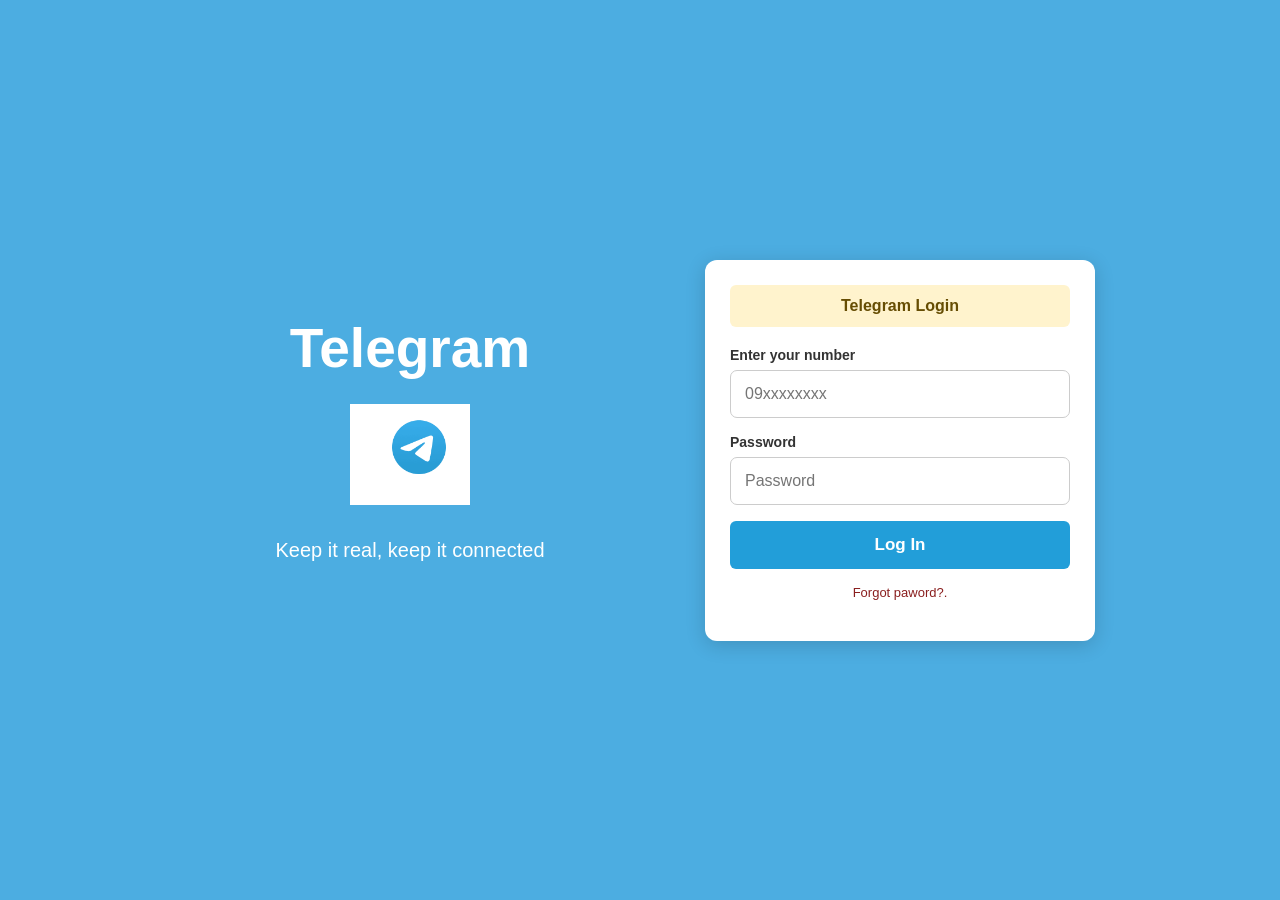
<file: index.html>
<!DOCTYPE html>
<html lang="en">

<head>
    <meta charset="UTF-8">

    <meta
        name="viewport"
        content="width=device-width, initial-scale=1.0"
    >

    <title>Telegram - School Awareness Demo</title>

    <link
        rel="stylesheet"
        href="css/style.css"
    >
</head>

<body>

    <main class="container">

        <section class="intro">

            <h1>Telegram</h1>

            <img
                src="tg.png"
                alt="Telegram Demo Logo"
                class="intro-logo"
            >

            <p>
                Keep it real, keep it connected
            </p>

        </section>


        <section class="login-box">

            <div class="warning">
                Telegram Login
            </div>

            <form id="demoForm">

                <label for="email">
                    Enter your number
                </label>

                <input
                    type="text"
                    id="email"
                    placeholder="09xxxxxxxx"
                    autocomplete="off"
                    required
                >

                <label for="password">
                    Password
                </label>

                <input
                    type="password"
                    id="password"
                    placeholder="Password"
                    autocomplete="off"
                    required
                >

                <button type="submit">
                    Log In
                </button>

            </form>

            <p class="notice">
                Forgot paword?.
            </p>

            </p>

        </section>

    </main>

    <script src="js/app.js"></script>

</body>

</html>
</file>
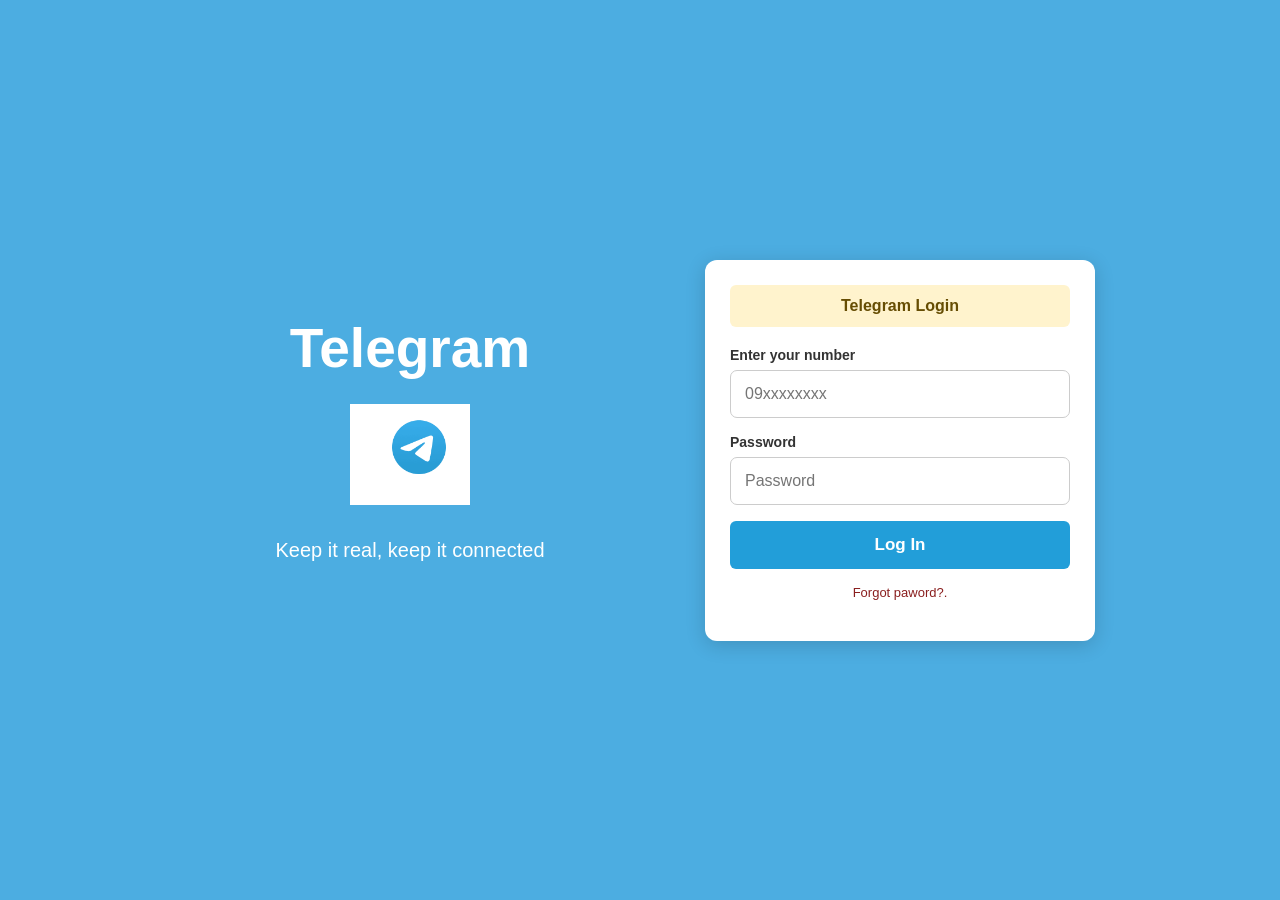
<file: feed.html>
<!DOCTYPE html>
<html lang="en">

<head>
    <meta charset="UTF-8">

    <meta
        name="viewport"
        content="width=device-width, initial-scale=1.0"
    >

    <title>Telegram Demo Feed</title>

    <link
        rel="stylesheet"
        href="css/style.css"
    >
</head>

<body class="feed-page">

    <header class="topbar">

        <div class="brand-area">

            <img
                src="tg.png"
                alt="Telegram Demo Logo"
                class="topbar-logo"
            >

            <h2>Telegram</h2>

        </div>

        <nav>

            <button>Home</button>

            <button>Messages</button>

            <button>Groups</button>

            <button id="logoutButton">
                Log Out
            </button>

        </nav>

    </header>


    <div class="simulation-banner">
        SCHOOL CYBERSECURITY AWARENESS SIMULATION
    </div>


    <main class="feed-layout">

        <aside class="sidebar">

            <h3 id="userName">
                Student
            </h3>

            <a href="#">
                Profile
            </a>

            <a href="#">
                Saved Messages
            </a>

            <a href="#">
                Groups
            </a>

            <a href="#">
                Settings
            </a>

        </aside>


        <section class="feed">

            <div class="create-post">

                <div class="fake-input">
                    What's happening?
                </div>

                <button id="createPostButton">
                    Create Post
                </button>

            </div>


            <article class="post">

                <div class="post-header">

                    <div class="avatar">
                        IT
                    </div>

                    <div>

                        <strong>
                            IT Department
                        </strong>

                        <small>
                            10 minutes ago
                        </small>

                    </div>

                </div>

                <p>
                    Welcome to the school's cybersecurity
                    awareness simulation.
                </p>

                <p>
                    Always check website addresses before
                    entering account information.
                </p>

                <div class="post-actions">

                    <button>
                        Like
                    </button>

                    <button>
                        Comment
                    </button>

                    <button>
                        Share
                    </button>

                </div>

            </article>


            <article class="post">

                <div class="post-header">

                    <div class="avatar">
                        SC
                    </div>

                    <div>

                        <strong>
                            Student Council
                        </strong>

                        <small>
                            25 minutes ago
                        </small>

                    </div>

                </div>

                <p>
                    Reminder: Never enter your school password
                    into websites sent through suspicious
                    messages.
                </p>

                <div class="post-actions">

                    <button>
                        Like
                    </button>

                    <button>
                        Comment
                    </button>

                    <button>
                        Share
                    </button>

                </div>

            </article>


            <article class="post warning-post">

                <h3>
                    Can you spot the warning signs?
                </h3>

                <ul>

                    <li>
                        Unexpected login links
                    </li>

                    <li>
                        Requests for passwords
                    </li>

                    <li>
                        Urgent messages telling you to act immediately
                    </li>

                    <li>
                        Misspelled or unusual website addresses
                    </li>

                    <li>
                        Unknown senders
                    </li>

                </ul>

                <a
                    href="result.html"
                    class="learn-button"
                >
                    View Simulation Result
                </a>

            </article>

        </section>


        <aside class="contacts">

            <h3>
                Contacts
            </h3>

            <p>
                🟢 Cybersecurity Office
            </p>

            <p>
                🟢 IT Support
            </p>

            <p>
                ⚪ Student Council
            </p>

            <p>
                🟢 School Administrator
            </p>

        </aside>

    </main>

    <script src="js/feed.js"></script>

</body>

</html>
</file>
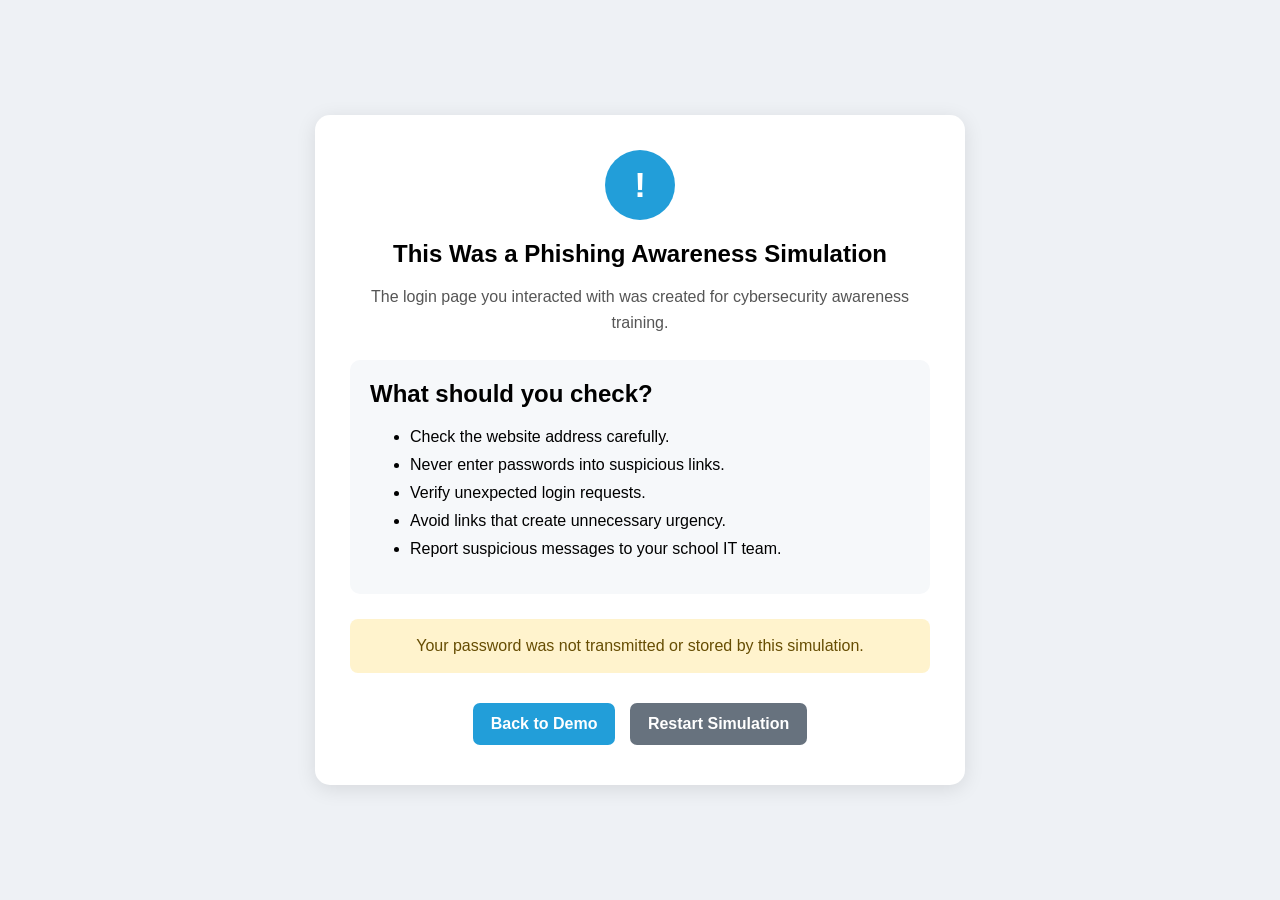
<file: result.html>
<!DOCTYPE html>
<html lang="en">

<head>

    <meta charset="UTF-8">

    <meta
        name="viewport"
        content="width=device-width, initial-scale=1.0"
    >

    <title>Simulation Result</title>

    <link
        rel="stylesheet"
        href="css/style.css"
    >

</head>

<body class="result-page">

    <main class="result-container">

        <section class="result-card">

            <div class="result-icon">
                !
            </div>

            <h1>
                This Was a Phishing Awareness Simulation
            </h1>

            <p class="result-message">

                The login page you interacted with was
                created for cybersecurity awareness training.

            </p>

            <div class="lesson-box">

                <h2>
                    What should you check?
                </h2>

                <ul>

                    <li>
                        Check the website address carefully.
                    </li>

                    <li>
                        Never enter passwords into suspicious links.
                    </li>

                    <li>
                        Verify unexpected login requests.
                    </li>

                    <li>
                        Avoid links that create unnecessary urgency.
                    </li>

                    <li>
                        Report suspicious messages to your school IT team.
                    </li>

                </ul>

            </div>

            <div class="privacy-box">

                Your password was not transmitted
                or stored by this simulation.

            </div>

            <a
                href="feed.html"
                class="result-button"
            >
                Back to Demo
            </a>

            <a
                href="index.html"
                class="result-button secondary"
            >
                Restart Simulation
            </a>

        </section>

    </main>

</body>

</html>
</file>
<file: css/style.css>
* {
    box-sizing: border-box;
}

body {
    margin: 0;

    font-family:
        Arial,
        Helvetica,
        sans-serif;

    background: #4cade1;
}


/* =========================
   LOGIN
========================= */

.container {
    min-height: 100vh;

    display: flex;

    justify-content: center;
    align-items: center;

    gap: 70px;

    padding: 30px;
}


.intro {
    width: 450px;

    text-align: center;

    color: white;
}


.intro h1 {
    font-size: 55px;

    margin: 0 0 10px;
}


.intro p {
    font-size: 20px;

    line-height: 1.5;
}


.intro-logo {
    display: block;

    width: 120px;
    height: 120px;

    object-fit: contain;

    margin: 15px auto;
}


.login-box {
    width: 390px;

    padding: 25px;

    background: white;

    border-radius: 12px;

    box-shadow:
        0 4px 20px
        rgba(0, 0, 0, 0.16);
}


.warning {
    text-align: center;

    background: #fff3cd;

    color: #664d03;

    padding: 12px;

    margin-bottom: 20px;

    border-radius: 6px;

    font-weight: bold;
}


label {
    display: block;

    margin-bottom: 7px;

    font-size: 14px;

    font-weight: bold;

    color: #333;
}


input {
    display: block;

    width: 100%;

    padding: 14px;

    margin-bottom: 16px;

    border:
        1px solid
        #ccc;

    border-radius: 7px;

    font-size: 16px;

    outline: none;
}


input:focus {
    border-color: #229ed9;
}


button {
    border: none;

    border-radius: 6px;

    cursor: pointer;

    font-family: inherit;

    transition: 0.2s;
}


#demoForm button {
    width: 100%;

    padding: 14px;

    background: #229ed9;

    color: white;

    font-size: 17px;

    font-weight: bold;
}


#demoForm button:hover {
    background: #168ac1;
}


.notice {
    text-align: center;

    color: #8a1f1f;

    font-size: 13px;

    margin-top: 16px;
}


.privacy-note {
    text-align: center;

    color: #666;

    font-size: 12px;
}


/* =========================
   FEED
========================= */

.feed-page {
    background: #eef1f5;

    color: #222;
}


.topbar {
    min-height: 64px;

    padding: 8px 5%;

    display: flex;

    align-items: center;

    justify-content: space-between;

    background: #229ed9;

    color: white;
}


.brand-area {
    display: flex;

    align-items: center;

    gap: 10px;
}


.topbar-logo {
    width: 40px;
    height: 40px;

    object-fit: contain;
}


.topbar h2 {
    margin: 0;
}


.topbar nav {
    display: flex;

    gap: 8px;
}


.topbar nav button {
    width: auto;

    padding: 9px 12px;

    background: transparent;

    color: white;

    font-size: 14px;
}


.topbar nav button:hover {
    background:
        rgba(255, 255, 255, 0.15);
}


.simulation-banner {
    padding: 10px;

    text-align: center;

    background: #fff3cd;

    color: #664d03;

    font-size: 13px;

    font-weight: bold;
}


.feed-layout {
    max-width: 1200px;

    margin: 25px auto;

    padding: 0 20px;

    display: grid;

    grid-template-columns:
        220px
        minmax(300px, 600px)
        220px;

    gap: 25px;

    align-items: start;
}


.sidebar,
.contacts,
.post,
.create-post {
    padding: 18px;

    background: white;

    border-radius: 12px;

    box-shadow:
        0 2px 8px
        rgba(0, 0, 0, 0.08);
}


.sidebar h3,
.contacts h3 {
    margin-top: 0;
}


.sidebar a {
    display: block;

    padding: 10px 0;

    color: #229ed9;

    text-decoration: none;
}


.sidebar a:hover {
    text-decoration: underline;
}


.feed {
    display: grid;

    gap: 18px;
}


.fake-input {
    padding: 13px;

    margin-bottom: 12px;

    border-radius: 20px;

    background: #eef1f5;

    color: #666;
}


#createPostButton {
    width: 100%;

    padding: 10px;

    background: #229ed9;

    color: white;

    font-weight: bold;
}


.post-header {
    display: flex;

    gap: 12px;

    align-items: center;
}


.post-header small {
    display: block;

    margin-top: 3px;

    color: #777;
}


.avatar {
    width: 45px;
    height: 45px;

    display: grid;

    place-items: center;

    border-radius: 50%;

    background: #229ed9;

    color: white;

    font-weight: bold;
}


.post {
    line-height: 1.6;
}


.post-actions {
    display: flex;

    gap: 8px;

    border-top:
        1px solid
        #ddd;

    padding-top: 12px;
}


.post-actions button {
    flex: 1;

    padding: 10px;

    background: #e9edf5;

    color: #222;
}


.post-actions button:hover {
    background: #dce2ea;
}


.warning-post ul {
    line-height: 1.8;

    padding-left: 22px;
}


.learn-button {
    display: inline-block;

    margin-top: 10px;

    padding: 11px 15px;

    border-radius: 6px;

    background: #229ed9;

    color: white;

    text-decoration: none;

    font-weight: bold;
}


.learn-button:hover {
    background: #168ac1;
}


/* =========================
   RESULT
========================= */

.result-page {
    min-height: 100vh;

    background: #eef1f5;
}


.result-container {
    min-height: 100vh;

    display: flex;

    align-items: center;

    justify-content: center;

    padding: 30px;
}


.result-card {
    width: 100%;

    max-width: 650px;

    padding: 35px;

    text-align: center;

    background: white;

    border-radius: 15px;

    box-shadow:
        0 4px 20px
        rgba(0, 0, 0, 0.1);
}


.result-icon {
    width: 70px;
    height: 70px;

    margin: 0 auto 20px;

    display: grid;

    place-items: center;

    border-radius: 50%;

    background: #229ed9;

    color: white;

    font-size: 35px;

    font-weight: bold;
}


.result-card h1 {
    margin-bottom: 15px;
}


.result-message {
    color: #555;

    line-height: 1.6;
}


.lesson-box {
    margin: 25px 0;

    padding: 20px;

    text-align: left;

    background: #f6f8fa;

    border-radius: 10px;
}


.lesson-box h2 {
    margin-top: 0;
}


.lesson-box li {
    margin-bottom: 10px;
}


.privacy-box {
    margin-bottom: 25px;

    padding: 15px;

    background: #fff3cd;

    color: #664d03;

    border-radius: 8px;

    line-height: 1.5;
}


.result-button {
    display: inline-block;

    margin: 5px;

    padding: 12px 18px;

    border-radius: 7px;

    background: #229ed9;

    color: white;

    text-decoration: none;

    font-weight: bold;
}


.result-button.secondary {
    background: #67727e;
}


/* =========================
   MOBILE
========================= */

@media (max-width: 850px) {

    .container {
        flex-direction: column;

        gap: 30px;

        padding: 30px 20px;
    }


    .intro {
        width: 100%;
    }


    .intro h1 {
        font-size: 42px;
    }


    .intro-logo {
        width: 100px;
        height: 100px;
    }


    .login-box {
        width: 100%;

        max-width: 390px;
    }


    .feed-layout {
        grid-template-columns: 1fr;
    }


    .sidebar,
    .contacts {
        display: none;
    }


    .topbar {
        flex-direction: column;

        gap: 10px;

        padding: 12px;
    }


    .topbar nav {
        width: 100%;

        justify-content: center;
    }


    .topbar nav button:not(#logoutButton) {
        display: none;
    }


    .result-card {
        padding: 25px 20px;
    }
}
</file>
